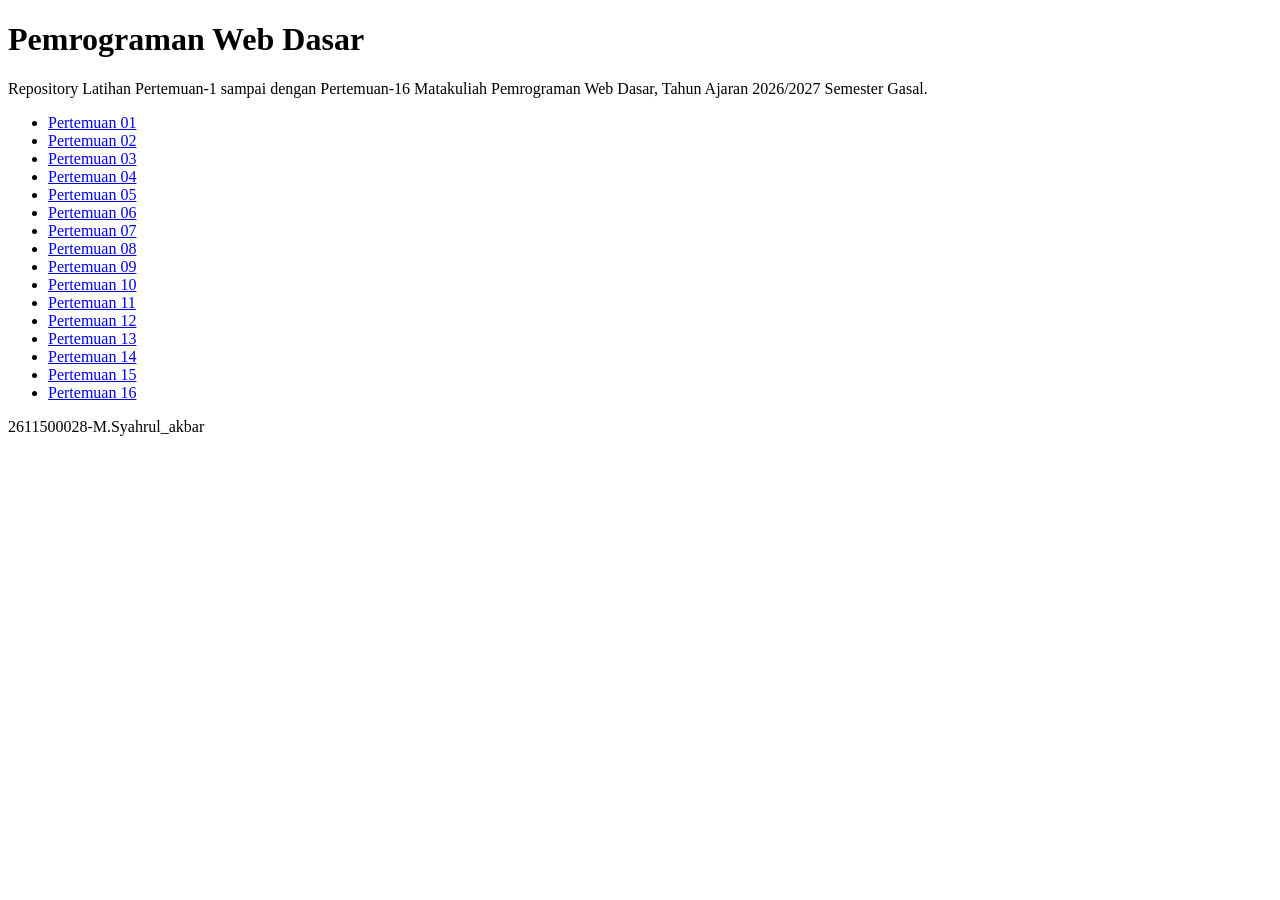
<file: index.html>
<!DOCTYPE html>
<html lang="id">
<head>
  <meta charset="UTF-8">
  <meta name="viewport" content="width=device-width, initial-scale=1">
  <title>Pemrograman Web Dasar - SI1J</title>
</head>
<body>
  <header>
    <h1>Pemrograman Web Dasar</h1>
  </header>
  <main>
    <p>Repository Latihan Pertemuan-1 sampai dengan Pertemuan-16 Matakuliah Pemrograman Web Dasar, Tahun Ajaran 2026/2027 Semester Gasal.</p>
    <nav>
      <ul>
      <li><a href="pertemuan-01/">Pertemuan 01</a></li>
      <li><a href="pertemuan-02/">Pertemuan 02</a></li>
      <li><a href="pertemuan-03/">Pertemuan 03</a></li>
      <li><a href="pertemuan-04/">Pertemuan 04</a></li>
      <li><a href="pertemuan-05/">Pertemuan 05</a></li>
      <li><a href="pertemuan-06/">Pertemuan 06</a></li>
      <li><a href="pertemuan-07/">Pertemuan 07</a></li>
      <li><a href="pertemuan-08/">Pertemuan 08</a></li>
      <li><a href="pertemuan-09/">Pertemuan 09</a></li>
      <li><a href="pertemuan-10/">Pertemuan 10</a></li>
      <li><a href="pertemuan-11/">Pertemuan 11</a></li>
      <li><a href="pertemuan-12/">Pertemuan 12</a></li>
      <li><a href="pertemuan-13/">Pertemuan 13</a></li>
      <li><a href="pertemuan-14/">Pertemuan 14</a></li>
      <li><a href="pertemuan-15/">Pertemuan 15</a></li>
      <li><a href="pertemuan-16/">Pertemuan 16</a></li>
      </ul>
    </nav>
  </main>
  <footer>
    <p>2611500028-M.Syahrul_akbar</p>
  </footer>
</body>
</html>
</file>
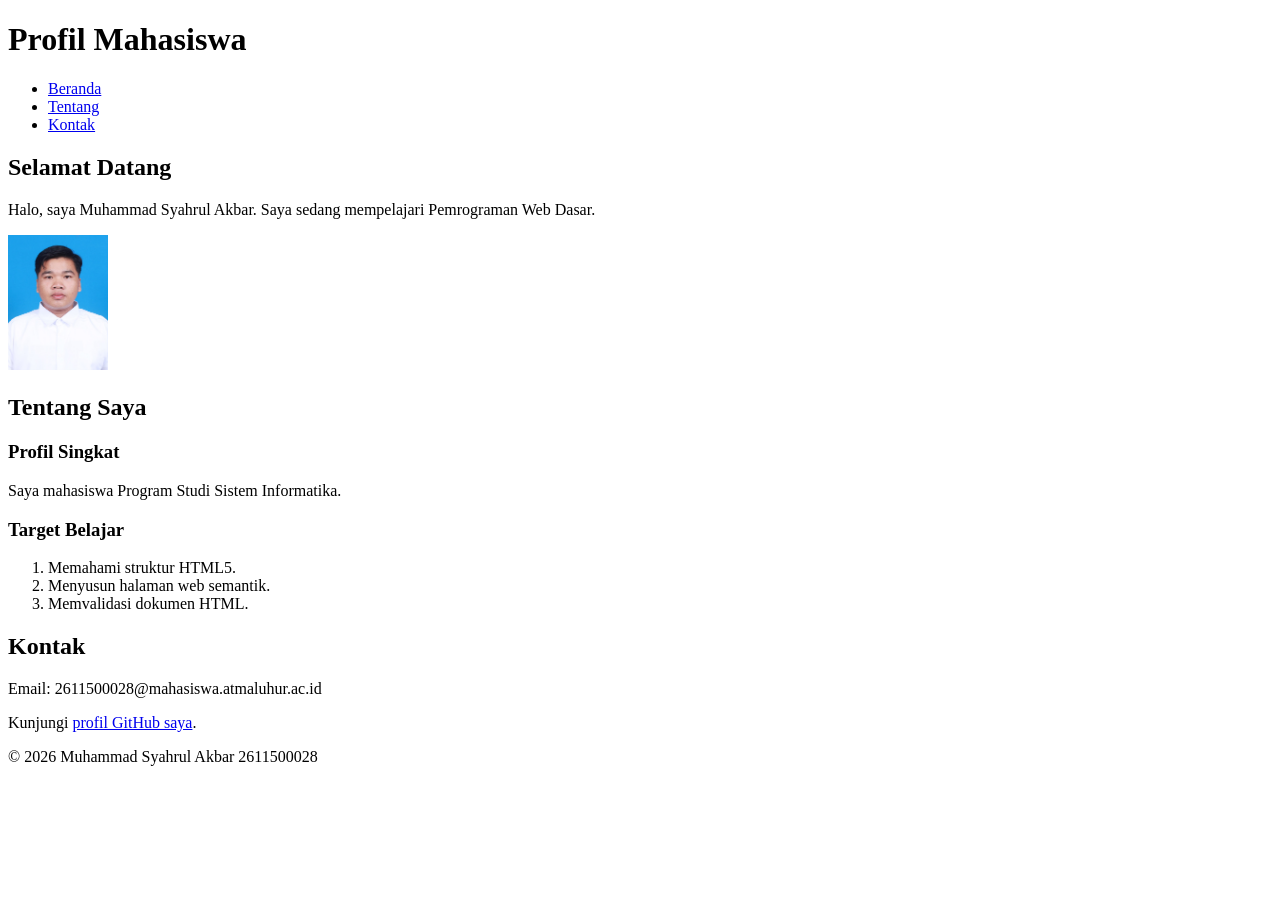
<file: pertemuan-02/index.html>
<!DOCTYPE html>
<html lang="id">
<head>
  <meta charset="UTF-8">
  <meta name="viewport" content="width=device-width, initial-scale=1.0">
  <title>Profil Mahasiswa - Muhammad Syahrul Akbar</title>
</head>
<body>
  <header>
    <h1>Profil Mahasiswa</h1>
    <nav>
      <ul>
        <li><a href="#home">Beranda</a></li>
        <li><a href="#about">Tentang</a></li>
        <li><a href="#contact">Kontak</a></li>
      </ul>
    </nav>
  </header>

  <main>
    <section id="home">
      <h2>Selamat Datang</h2>
      <p>Halo, saya Muhammad Syahrul Akbar. Saya sedang mempelajari Pemrograman Web Dasar.</p>
      <img src="img/profile.jpeg" alt="Foto profil Muhammad Syahrul Akbar" width="100">
    </section>

    <section id="about">
      <h2>Tentang Saya</h2>
      <article>
        <h3>Profil Singkat</h3>
        <p>Saya mahasiswa Program Studi Sistem Informatika.</p>
        <h3>Target Belajar</h3>
        <ol>
          <li>Memahami struktur HTML5.</li>
          <li>Menyusun halaman web semantik.</li>
          <li>Memvalidasi dokumen HTML.</li>
        </ol>
      </article>
    </section>

    <section id="contact">
      <h2>Kontak</h2>
      <p>Email: 2611500028@mahasiswa.atmaluhur.ac.id</p>
      <p>Kunjungi <a href="https://github.com/SYAHRUL2006/PW-Syahrulakbar028">profil GitHub saya</a>.</p>
    </section>
  </main>

  <footer>
    <p>&copy; 2026 Muhammad Syahrul Akbar 2611500028</p>
  </footer>
</body>
</html>
</file>
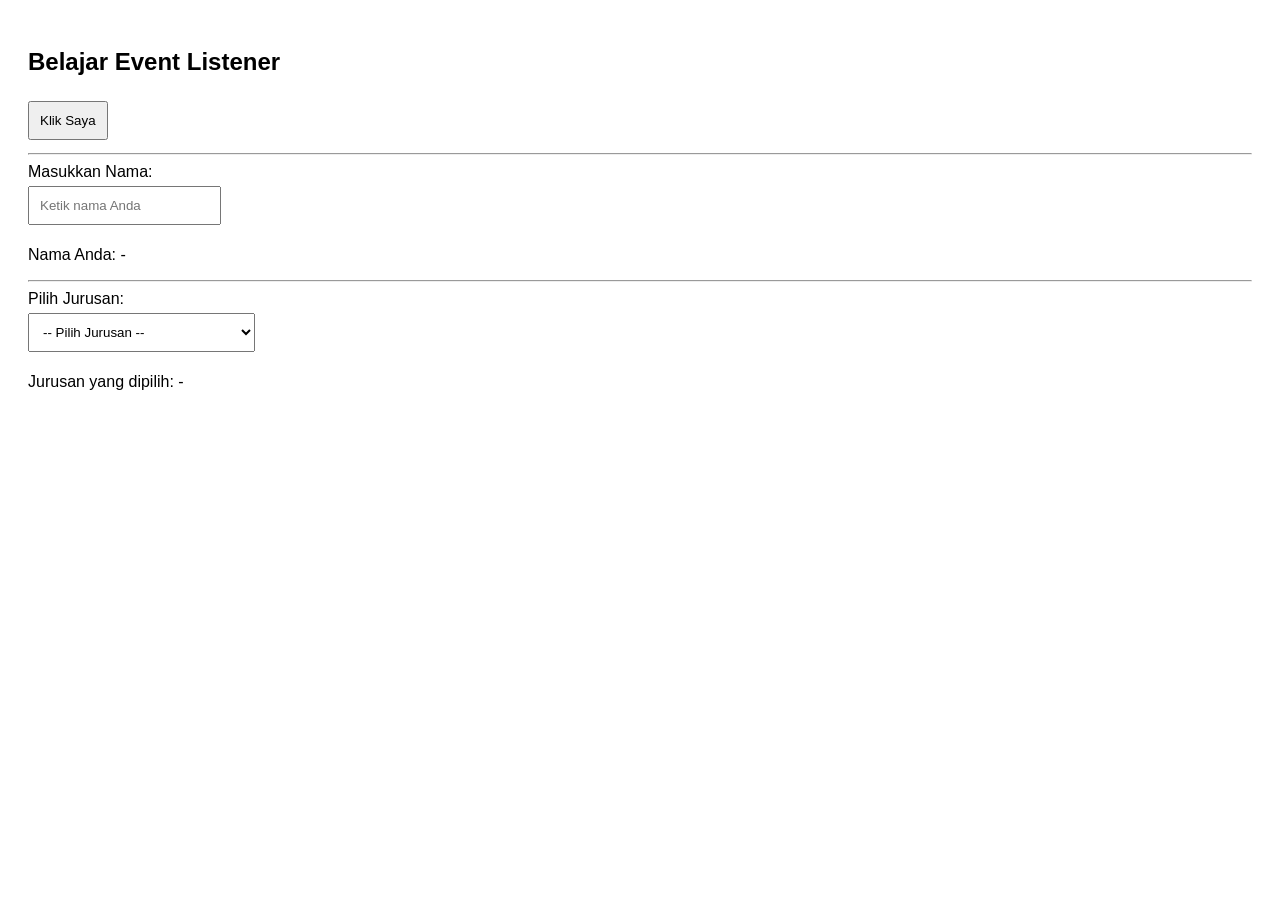
<file: pertemuan-05/CekEmail.html>
<!DOCTYPE html>
<html lang="id">

<head>
    <meta charset="UTF-8">
    <meta name="viewport" content="width=device-width, initial-scale=1.0">
    <title>Belajar Event Listener</title>

    <style>
        body {
            font-family: Arial, sans-serif;
            padding: 20px;
        }

        input,
        select,
        button {
            padding: 10px;
            margin: 5px 0;
        }

        .hasil {
            background: #e0f2fe;
            padding: 15px;
            margin-top: 15px;
        }
    </style>
</head>

<body>

    <h2>Belajar Event Listener</h2>

    <!-- Event Click -->
    <button id="tombol">Klik Saya</button>

    <hr>

    <!-- Event Input -->
    <label>Masukkan Nama:</label><br>
    <input type="text" id="nama" placeholder="Ketik nama Anda">

    <p>Nama Anda: <span id="hasilNama">-</span></p>

    <hr>

    <!-- Event Change -->
    <label>Pilih Jurusan:</label><br>

    <select id="jurusan">
        <option value="">-- Pilih Jurusan --</option>
        <option value="Teknik Informatika">Teknik Informatika</option>
        <option value="Sistem Informasi">Sistem Informasi</option>
        <option value="Pendidikan Teknologi Informasi">
            Pendidikan Teknologi Informasi
        </option>
    </select>

    <p>Jurusan yang dipilih: <span id="hasilJurusan">-</span></p>

    <script>
        // EVENT CLICK
        document.getElementById("tombol")
            .addEventListener("click", function () {
                alert("Tombol berhasil diklik!");
            });

        // EVENT INPUT
        document.getElementById("nama")
            .addEventListener("input", function () {
                document.getElementById("hasilNama").textContent =
                    this.value;
            });

        // EVENT CHANGE
        document.getElementById("jurusan")
            .addEventListener("change", function () {
                document.getElementById("hasilJurusan").textContent =
                    this.value || "-";
            });
    </script>

</body>

</html>
</file>
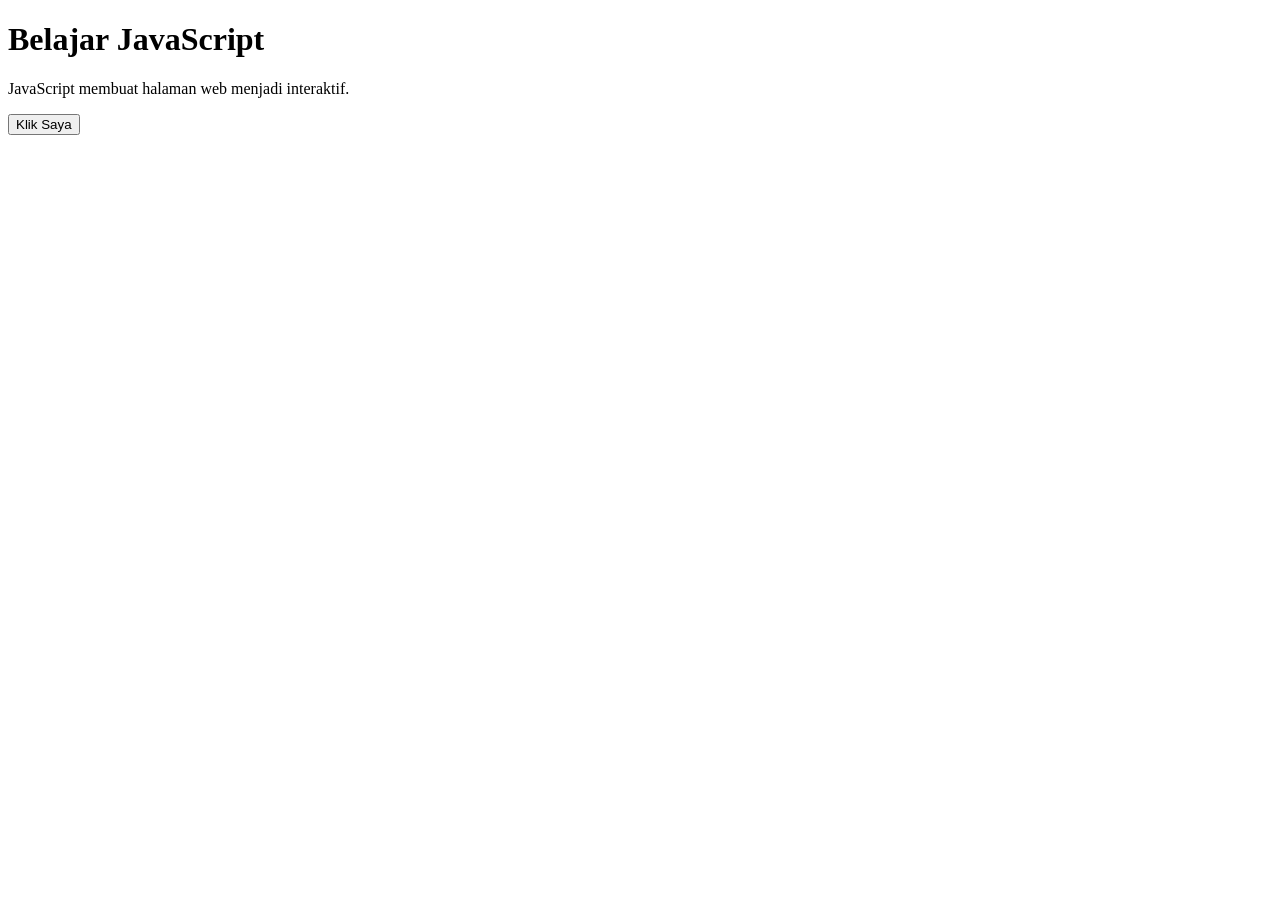
<file: pertemuan-05/CekPassword.html>
<!DOCTYPE html>
<html lang="id">
<head>
    <meta charset="UTF-8">
    <meta name="viewport" content="width=device-width, initial-scale=1.0">
    <title>Belajar JavaScript</title>
</head>
<body>
    <h1>Belajar JavaScript</h1>
    <p>JavaScript membuat halaman web menjadi interaktif.</p>
    <button id="tombol">Klik Saya</button>
    <script>
        console.log("JavaScript berhasil dijalankan!");
        document.getElementById("tombol")
            .addEventListener("click", function () {
                alert("Halo! Anda berhasil menjalankan JavaScript.");
            });
    </script>
</body>
</html>
</file>
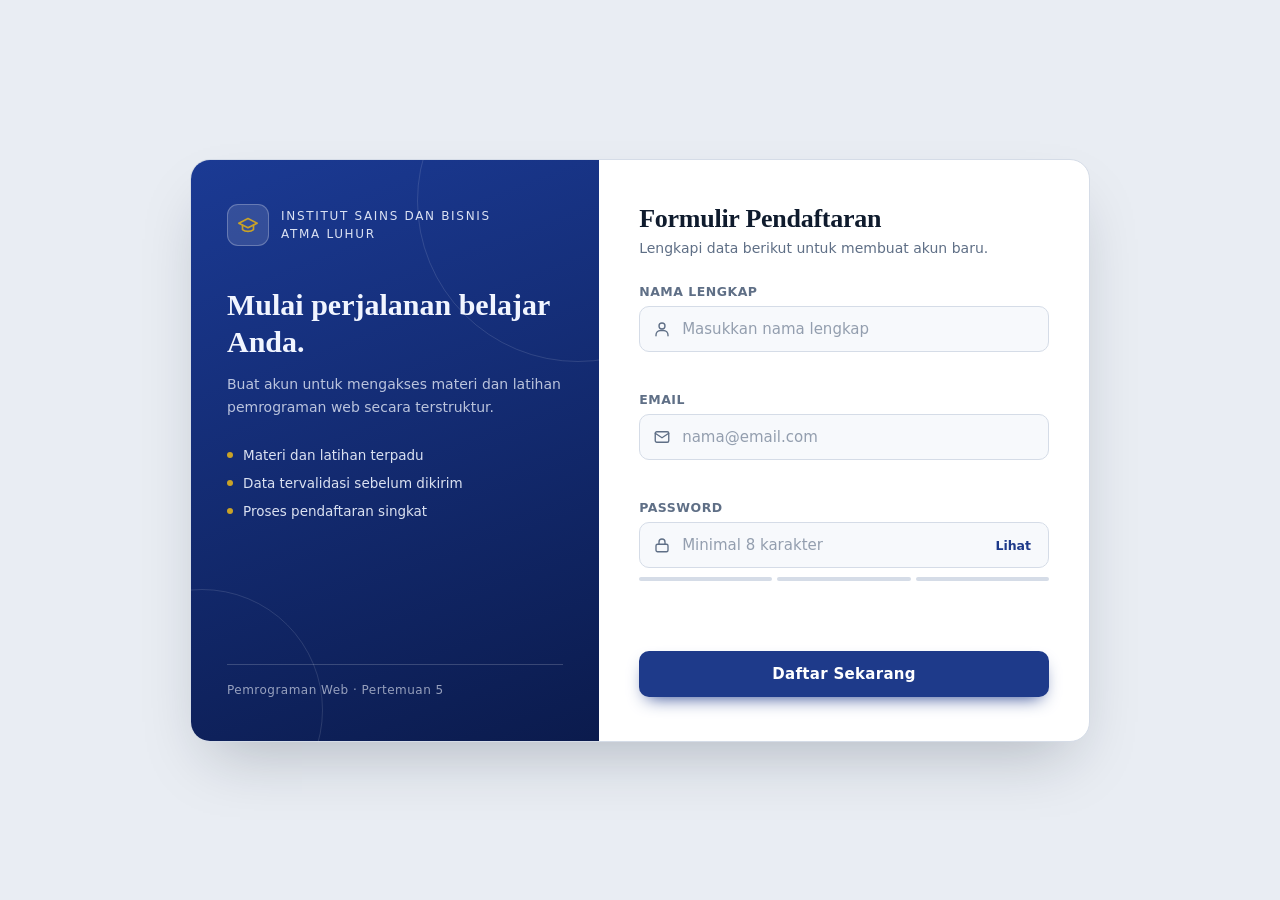
<file: pertemuan-05/latjavaint.html>
<!DOCTYPE html>
<html lang="id">

<head>
    <meta charset="UTF-8">
    <meta name="viewport" content="width=device-width, initial-scale=1.0">
    <title>Validasi Formulir</title>

    <style>
        :root {
            --page: #e9edf3;
            --card: #ffffff;
            --text: #0f1b2d;
            --muted: #5f6f86;
            --line: #d5dce7;
            --field: #f7f9fc;
            --accent: #1e3a8a;
            --accent-hover: #172e6e;
            --gold: #c9a227;
            --ring: rgba(30, 58, 138, 0.18);
            --danger: #b91c1c;
            --danger-bg: #fdf2f2;
            --ok: #166534;
            --ok-bg: #f0faf3;
            --ok-line: #b7e4c7;
            --shadow: 0 30px 60px -20px rgba(15, 27, 45, 0.25);
        }

        @media (prefers-color-scheme: dark) {
            :root {
                --page: #0a1020;
                --card: #111a2e;
                --text: #e6ecf5;
                --muted: #93a3bb;
                --line: #263450;
                --field: #0d1527;
                --accent: #3b64d8;
                --accent-hover: #4f78ec;
                --gold: #e0b93c;
                --ring: rgba(79, 120, 236, 0.28);
                --danger: #f87171;
                --danger-bg: #2a1518;
                --ok: #6ee7a0;
                --ok-bg: #0e2218;
                --ok-line: #1f5a3a;
                --shadow: 0 30px 60px -20px rgba(0, 0, 0, 0.7);
            }
        }

        * {
            box-sizing: border-box;
        }

        body {
            margin: 0;
            min-height: 100vh;
            display: flex;
            align-items: center;
            justify-content: center;
            padding: 28px 18px;
            font-family: "Segoe UI", system-ui, -apple-system, Roboto, Arial, sans-serif;
            color: var(--text);
            background: var(--page);
        }

        /* Kartu utama dua panel */
        .form-box {
            width: 100%;
            max-width: 900px;
            display: grid;
            grid-template-columns: 5fr 6fr;
            background: var(--card);
            border-radius: 20px;
            overflow: hidden;
            box-shadow: var(--shadow);
            border: 1px solid var(--line);
        }

        /* Panel kiri */
        .brand {
            position: relative;
            padding: 44px 36px;
            color: #f1f5ff;
            background: linear-gradient(160deg, #1b3a94 0%, #0b1b4d 100%);
            display: flex;
            flex-direction: column;
            justify-content: space-between;
            overflow: hidden;
        }

        .brand::before,
        .brand::after {
            content: "";
            position: absolute;
            border-radius: 50%;
            border: 1px solid rgba(255, 255, 255, 0.12);
        }

        .brand::before {
            width: 320px;
            height: 320px;
            right: -140px;
            top: -120px;
        }

        .brand::after {
            width: 240px;
            height: 240px;
            left: -110px;
            bottom: -90px;
        }

        .brand>* {
            position: relative;
            z-index: 1;
        }

        .logo {
            display: flex;
            align-items: center;
            gap: 12px;
        }

        .logo-mark {
            width: 42px;
            height: 42px;
            border-radius: 11px;
            background: rgba(255, 255, 255, 0.12);
            border: 1px solid rgba(255, 255, 255, 0.25);
            display: flex;
            align-items: center;
            justify-content: center;
            color: var(--gold);
        }

        .logo-mark svg {
            width: 22px;
            height: 22px;
        }

        .logo-text {
            font-size: 12px;
            letter-spacing: 0.14em;
            text-transform: uppercase;
            line-height: 1.5;
            opacity: 0.9;
        }

        .brand h1 {
            margin: 40px 0 12px;
            font-family: Georgia, "Times New Roman", serif;
            font-size: 30px;
            font-weight: 600;
            line-height: 1.25;
        }

        .brand .lead {
            margin: 0;
            font-size: 14px;
            line-height: 1.65;
            color: rgba(241, 245, 255, 0.75);
        }

        .points {
            list-style: none;
            margin: 28px 0 0;
            padding: 0;
        }

        .points li {
            display: flex;
            align-items: center;
            gap: 10px;
            margin-bottom: 12px;
            font-size: 13.5px;
            color: rgba(241, 245, 255, 0.9);
        }

        .points li::before {
            content: "";
            flex: none;
            width: 6px;
            height: 6px;
            border-radius: 50%;
            background: var(--gold);
        }

        .brand-foot {
            margin-top: 36px;
            padding-top: 18px;
            border-top: 1px solid rgba(255, 255, 255, 0.18);
            font-size: 12px;
            letter-spacing: 0.04em;
            color: rgba(241, 245, 255, 0.6);
        }

        /* Panel kanan */
        .panel {
            padding: 44px 40px;
        }

        .panel h2 {
            margin: 0 0 6px;
            font-family: Georgia, "Times New Roman", serif;
            font-size: 26px;
            font-weight: 600;
            letter-spacing: -0.01em;
        }

        .subtitle {
            margin: 0 0 28px;
            font-size: 14px;
            color: var(--muted);
        }

        .field {
            margin-bottom: 16px;
        }

        label {
            display: block;
            margin-bottom: 7px;
            font-size: 12.5px;
            font-weight: 600;
            letter-spacing: 0.04em;
            text-transform: uppercase;
            color: var(--muted);
        }

        .input-wrap {
            position: relative;
        }

        .input-wrap>svg {
            position: absolute;
            left: 14px;
            top: 50%;
            width: 18px;
            height: 18px;
            transform: translateY(-50%);
            color: var(--muted);
            pointer-events: none;
            transition: color 0.2s;
        }

        input {
            width: 100%;
            padding: 13px 14px 13px 42px;
            font-size: 15px;
            font-family: inherit;
            color: var(--text);
            background: var(--field);
            border: 1.5px solid var(--line);
            border-radius: 10px;
            outline: none;
            transition: border-color 0.2s, box-shadow 0.2s, background 0.2s;
        }

        input::placeholder {
            color: var(--muted);
            opacity: 0.65;
        }

        input:focus {
            background: var(--card);
            border-color: var(--accent);
            box-shadow: 0 0 0 4px var(--ring);
        }

        .input-wrap:focus-within>svg {
            color: var(--accent);
        }

        input.invalid {
            border-color: var(--danger);
            background: var(--danger-bg);
        }

        input.invalid:focus {
            box-shadow: 0 0 0 4px rgba(185, 28, 28, 0.15);
        }

        #password {
            padding-right: 78px;
        }

        .toggle {
            position: absolute;
            top: 50%;
            right: 8px;
            transform: translateY(-50%);
            padding: 6px 10px;
            font-family: inherit;
            font-size: 12.5px;
            font-weight: 600;
            color: var(--accent);
            background: none;
            border: none;
            border-radius: 6px;
            cursor: pointer;
        }

        .toggle:hover {
            background: var(--ring);
        }

        .error {
            display: block;
            min-height: 18px;
            margin-top: 6px;
            font-size: 12.5px;
            color: var(--danger);
        }

        /* Indikator kekuatan password (tampilan saja) */
        .meter {
            display: flex;
            gap: 5px;
            margin-top: 9px;
        }

        .meter span {
            flex: 1;
            height: 4px;
            border-radius: 2px;
            background: var(--line);
            transition: background 0.25s;
        }

        .meter.lv1 span:nth-child(-n+1) {
            background: #dc2626;
        }

        .meter.lv2 span:nth-child(-n+2) {
            background: #d99a0b;
        }

        .meter.lv3 span:nth-child(-n+3) {
            background: #16a34a;
        }

        .meter-text {
            display: block;
            margin-top: 6px;
            min-height: 16px;
            font-size: 12px;
            color: var(--muted);
        }

        .btn-submit {
            width: 100%;
            margin-top: 8px;
            padding: 14px;
            font-family: inherit;
            font-size: 15px;
            font-weight: 600;
            letter-spacing: 0.02em;
            color: #fff;
            background: var(--accent);
            border: none;
            border-radius: 10px;
            cursor: pointer;
            box-shadow: 0 8px 18px -8px var(--accent);
            transition: background 0.2s, transform 0.1s;
        }

        .btn-submit:hover {
            background: var(--accent-hover);
        }

        .btn-submit:active {
            transform: translateY(1px);
        }

        .btn-submit:focus-visible,
        .toggle:focus-visible {
            outline: 3px solid var(--ring);
            outline-offset: 2px;
        }

        #hasil:empty {
            display: none;
        }

        #hasil {
            margin: 18px 0 0;
            padding: 13px 16px;
            border-radius: 10px;
            font-size: 14px;
        }

        .success {
            display: flex;
            align-items: center;
            gap: 10px;
            color: var(--ok);
            background: var(--ok-bg);
            border: 1px solid var(--ok-line);
            font-weight: 600;
        }

        .success::before {
            content: "\2713";
            flex: none;
            width: 22px;
            height: 22px;
            border-radius: 50%;
            background: var(--ok);
            color: var(--ok-bg);
            font-size: 13px;
            display: flex;
            align-items: center;
            justify-content: center;
        }

        @media (max-width: 760px) {
            .form-box {
                grid-template-columns: 1fr;
            }

            .brand {
                padding: 28px 26px;
            }

            .brand h1 {
                margin-top: 22px;
                font-size: 24px;
            }

            .points,
            .brand .lead {
                display: none;
            }

            .brand-foot {
                margin-top: 18px;
            }

            .panel {
                padding: 30px 26px;
            }
        }
    </style>
</head>

<body>

    <div class="form-box">

        <aside class="brand">
            <div>
                <div class="logo">
                    <div class="logo-mark">
                        <svg viewBox="0 0 24 24" fill="none" stroke="currentColor" stroke-width="1.8"
                            stroke-linecap="round" stroke-linejoin="round" aria-hidden="true">
                            <path d="M22 10 12 5 2 10l10 5 10-5z" />
                            <path d="M6 12v5c3 2.5 9 2.5 12 0v-5" />
                        </svg>
                    </div>
                    <div class="logo-text">Institut Sains dan Bisnis<br>Atma Luhur</div>
                </div>

                <h1>Mulai perjalanan belajar Anda.</h1>
                <p class="lead">Buat akun untuk mengakses materi dan latihan pemrograman web secara terstruktur.</p>

                <ul class="points">
                    <li>Materi dan latihan terpadu</li>
                    <li>Data tervalidasi sebelum dikirim</li>
                    <li>Proses pendaftaran singkat</li>
                </ul>
            </div>
            <div class="brand-foot">Pemrograman Web &middot; Pertemuan 5</div>
        </aside>

        <main class="panel">
            <h2>Formulir Pendaftaran</h2>
            <p class="subtitle">Lengkapi data berikut untuk membuat akun baru.</p>

            <form id="formDaftar" novalidate>

                <div class="field">
                    <label for="nama">Nama Lengkap</label>
                    <div class="input-wrap">
                        <svg viewBox="0 0 24 24" fill="none" stroke="currentColor" stroke-width="1.8"
                            stroke-linecap="round" stroke-linejoin="round" aria-hidden="true">
                            <circle cx="12" cy="8" r="4" />
                            <path d="M4 21v-1a6 6 0 0 1 6-6h4a6 6 0 0 1 6 6v1" />
                        </svg>
                        <input type="text" id="nama" placeholder="Masukkan nama lengkap" autocomplete="name">
                    </div>
                    <small id="errorNama" class="error"></small>
                </div>

                <div class="field">
                    <label for="email">Email</label>
                    <div class="input-wrap">
                        <svg viewBox="0 0 24 24" fill="none" stroke="currentColor" stroke-width="1.8"
                            stroke-linecap="round" stroke-linejoin="round" aria-hidden="true">
                            <rect x="3" y="5" width="18" height="14" rx="2" />
                            <path d="m3 7 9 6 9-6" />
                        </svg>
                        <input type="email" id="email" placeholder="nama@email.com" autocomplete="email">
                    </div>
                    <small id="errorEmail" class="error"></small>
                </div>

                <div class="field">
                    <label for="password">Password</label>
                    <div class="input-wrap">
                        <svg viewBox="0 0 24 24" fill="none" stroke="currentColor" stroke-width="1.8"
                            stroke-linecap="round" stroke-linejoin="round" aria-hidden="true">
                            <rect x="4" y="11" width="16" height="10" rx="2" />
                            <path d="M8 11V8a4 4 0 0 1 8 0v3" />
                        </svg>
                        <input type="password" id="password" placeholder="Minimal 8 karakter"
                            autocomplete="new-password">
                        <button type="button" class="toggle" id="togglePassword">Lihat</button>
                    </div>
                    <div class="meter" id="meter"><span></span><span></span><span></span></div>
                    <span class="meter-text" id="meterText"></span>
                    <small id="errorPassword" class="error"></small>
                </div>

                <button type="submit" class="btn-submit">Daftar Sekarang</button>
            </form>

            <p id="hasil"></p>
        </main>

    </div>

    <script>
        let inputNama = document.getElementById("nama");
        let inputEmail = document.getElementById("email");
        let inputPassword = document.getElementById("password");
        let meter = document.getElementById("meter");
        let meterText = document.getElementById("meterText");

        // Tombol lihat/sembunyikan password
        document.getElementById("togglePassword")
            .addEventListener("click", function () {
                let tersembunyi = inputPassword.type === "password";
                inputPassword.type = tersembunyi ? "text" : "password";
                this.textContent = tersembunyi ? "Sembunyi" : "Lihat";
            });

        // Indikator kekuatan password (hanya tampilan)
        inputPassword.addEventListener("input", function () {
            let p = inputPassword.value;
            let skor = 0;
            if (p.length >= 8) skor++;
            if (/[A-Z]/.test(p) && /[a-z]/.test(p)) skor++;
            if (/\d/.test(p) && /[^A-Za-z0-9]/.test(p)) skor++;
            if (p.length === 0) skor = 0;
            else if (skor === 0) skor = 1;

            let teks = ["", "Lemah", "Cukup", "Kuat"];
            meter.className = "meter" + (skor ? " lv" + skor : "");
            meterText.textContent = p.length ? "Kekuatan password: " + teks[skor] : "";
        });

        // Hapus tanda error saat pengguna mengetik ulang
        [inputNama, inputEmail, inputPassword].forEach(function (el) {
            el.addEventListener("input", function () {
                el.classList.remove("invalid");
            });
        });

        document.getElementById("formDaftar")
            .addEventListener("submit", function (event) {

                // Mencegah pengiriman formulir
                event.preventDefault();

                // Mengambil nilai input
                let nama = inputNama.value.trim();
                let email = inputEmail.value.trim();
                let password = inputPassword.value;

                // Mengambil elemen pesan kesalahan
                let errorNama = document.getElementById("errorNama");
                let errorEmail = document.getElementById("errorEmail");
                let errorPassword = document.getElementById("errorPassword");
                let hasil = document.getElementById("hasil");

                // Menghapus pesan sebelumnya
                errorNama.textContent = "";
                errorEmail.textContent = "";
                errorPassword.textContent = "";
                hasil.textContent = "";
                hasil.className = "";
                inputNama.classList.remove("invalid");
                inputEmail.classList.remove("invalid");
                inputPassword.classList.remove("invalid");

                let valid = true;

                // Validasi nama
                if (nama === "") {
                    errorNama.textContent = "Nama wajib diisi!";
                    inputNama.classList.add("invalid");
                    valid = false;
                }

                // Validasi email
                let polaEmail = /^[^\s@]+@[^\s@]+\.[^\s@]+$/;

                if (email === "") {
                    errorEmail.textContent = "Email wajib diisi!";
                    inputEmail.classList.add("invalid");
                    valid = false;
                } else if (!polaEmail.test(email)) {
                    errorEmail.textContent = "Format email tidak valid!";
                    inputEmail.classList.add("invalid");
                    valid = false;
                }

                // Validasi password
                if (password.length < 8) {
                    errorPassword.textContent =
                        "Password minimal 8 karakter!";
                    inputPassword.classList.add("invalid");
                    valid = false;
                }

                // Hasil validasi
                if (valid) {
                    hasil.textContent =
                        "Validasi berhasil! Data siap diproses.";
                    hasil.className = "success";
                }
            });
    </script>

</body>

</html>
</file>
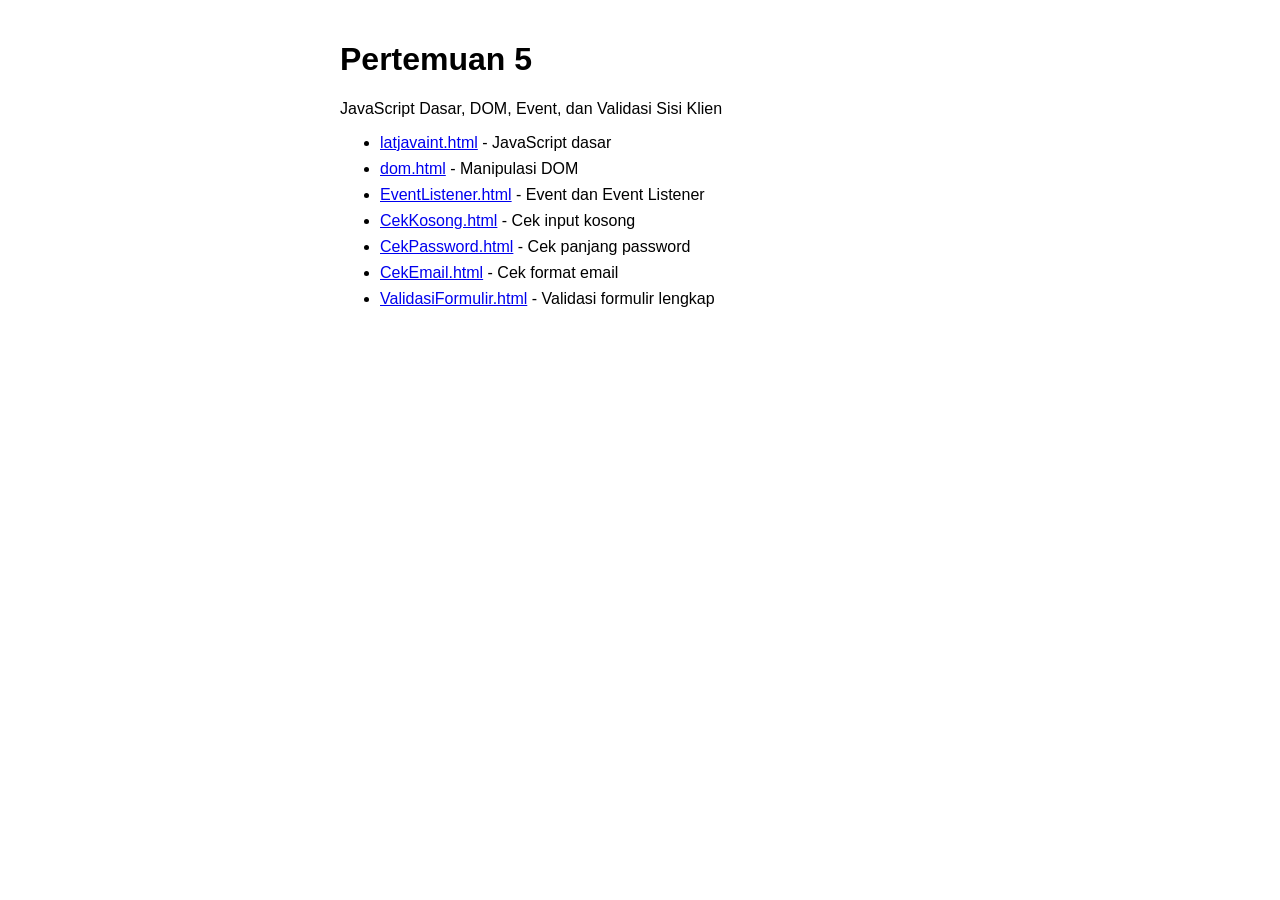
<file: pertemuan-05/ValidasiFormulir.html>
<!DOCTYPE html>
<html lang="id">
<head>
    <meta charset="UTF-8">
    <meta name="viewport" content="width=device-width, initial-scale=1.0">
    <title>Pertemuan 5 - Daftar Latihan</title>
    <style>
        body { font-family: Arial, sans-serif; padding: 20px; max-width: 600px; margin: auto; }
        li { margin: 8px 0; }
    </style>
</head>
<body>
    <h1>Pertemuan 5</h1>
    <p>JavaScript Dasar, DOM, Event, dan Validasi Sisi Klien</p>
    <ul>
        <li><a href="latjavaint.html">latjavaint.html</a> - JavaScript dasar</li>
        <li><a href="dom.html">dom.html</a> - Manipulasi DOM</li>
        <li><a href="EventListener.html">EventListener.html</a> - Event dan Event Listener</li>
        <li><a href="CekKosong.html">CekKosong.html</a> - Cek input kosong</li>
        <li><a href="CekPassword.html">CekPassword.html</a> - Cek panjang password</li>
        <li><a href="CekEmail.html">CekEmail.html</a> - Cek format email</li>
        <li><a href="ValidasiFormulir.html">ValidasiFormulir.html</a> - Validasi formulir lengkap</li>
    </ul>
</body>
</html>
</file>
